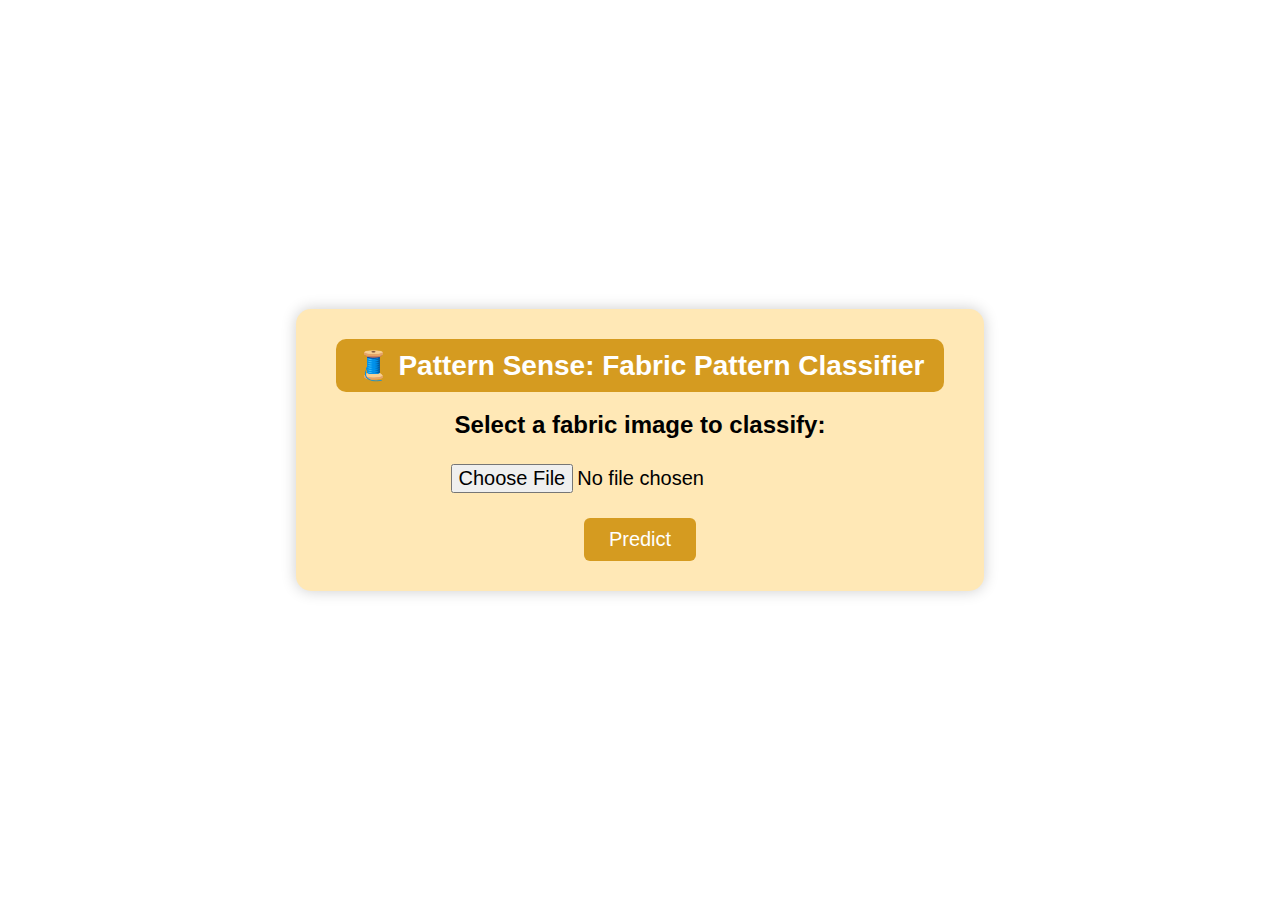
<file: app/templates/index.html>
<!DOCTYPE html>
<html>
<head>
    <title>Pattern Sense - Fabric Pattern Classifier</title>
    <style>
        body {
            font-family: Arial, sans-serif;
            margin: 0;
            height: 100vh;
            display: flex;
            justify-content: center;
            align-items: center;
            background-image: url("https://img.freepik.com/free-vector/gradient-golden-linear-background-with-abstract-transparent-waves_23-2148948421.jpg");
            background-size: cover;
            background-repeat: no-repeat;
            background-position: center;
        }

        .main-box {
            background-color: rgb(255, 232, 182);
            padding: 30px 40px;
            border-radius: 15px;
            box-shadow: 0 0 15px rgba(0, 0, 0, 0.2);
            text-align: center;
        }

        h1 {
            color: white;
            background-color: hwb(41 0% 20% / 0.824);
            padding: 10px 20px;
            border-radius: 10px;
            font-size: 28px;
            margin-top: 0;
        }

        label {
            font-size: 24px;
            font-weight: bold;
            margin-bottom: 20px;
            display: block;
        }

        input[type="file"] {
            font-size: 20px;
            padding: 5px;
        }

        button {
            font-size: 20px;
            padding: 10px 25px;
            border-radius: 6px;
            background-color: hwb(41 0% 20% / 0.824);
            color: white;
            border: none;
            cursor: pointer;
        }

        button:hover {
            background-color: #0b7dda;
        }

        .file-input {
            display: flex;
            justify-content: center;
            align-items: center;
            margin-bottom: 20px;
        }
    </style>
</head>
<body>
    <div class="main-box">
        <h1>🧵 Pattern Sense: Fabric Pattern Classifier</h1>
        <form action="/predict" method="post" enctype="multipart/form-data">
            <label>Select a fabric image to classify:</label>
            <div class="file-input">
                <input type="file" name="file" accept="image/*" required>
            </div>
            <button type="submit">Predict</button>
        </form>
    </div>
</body>
</html>
</file>
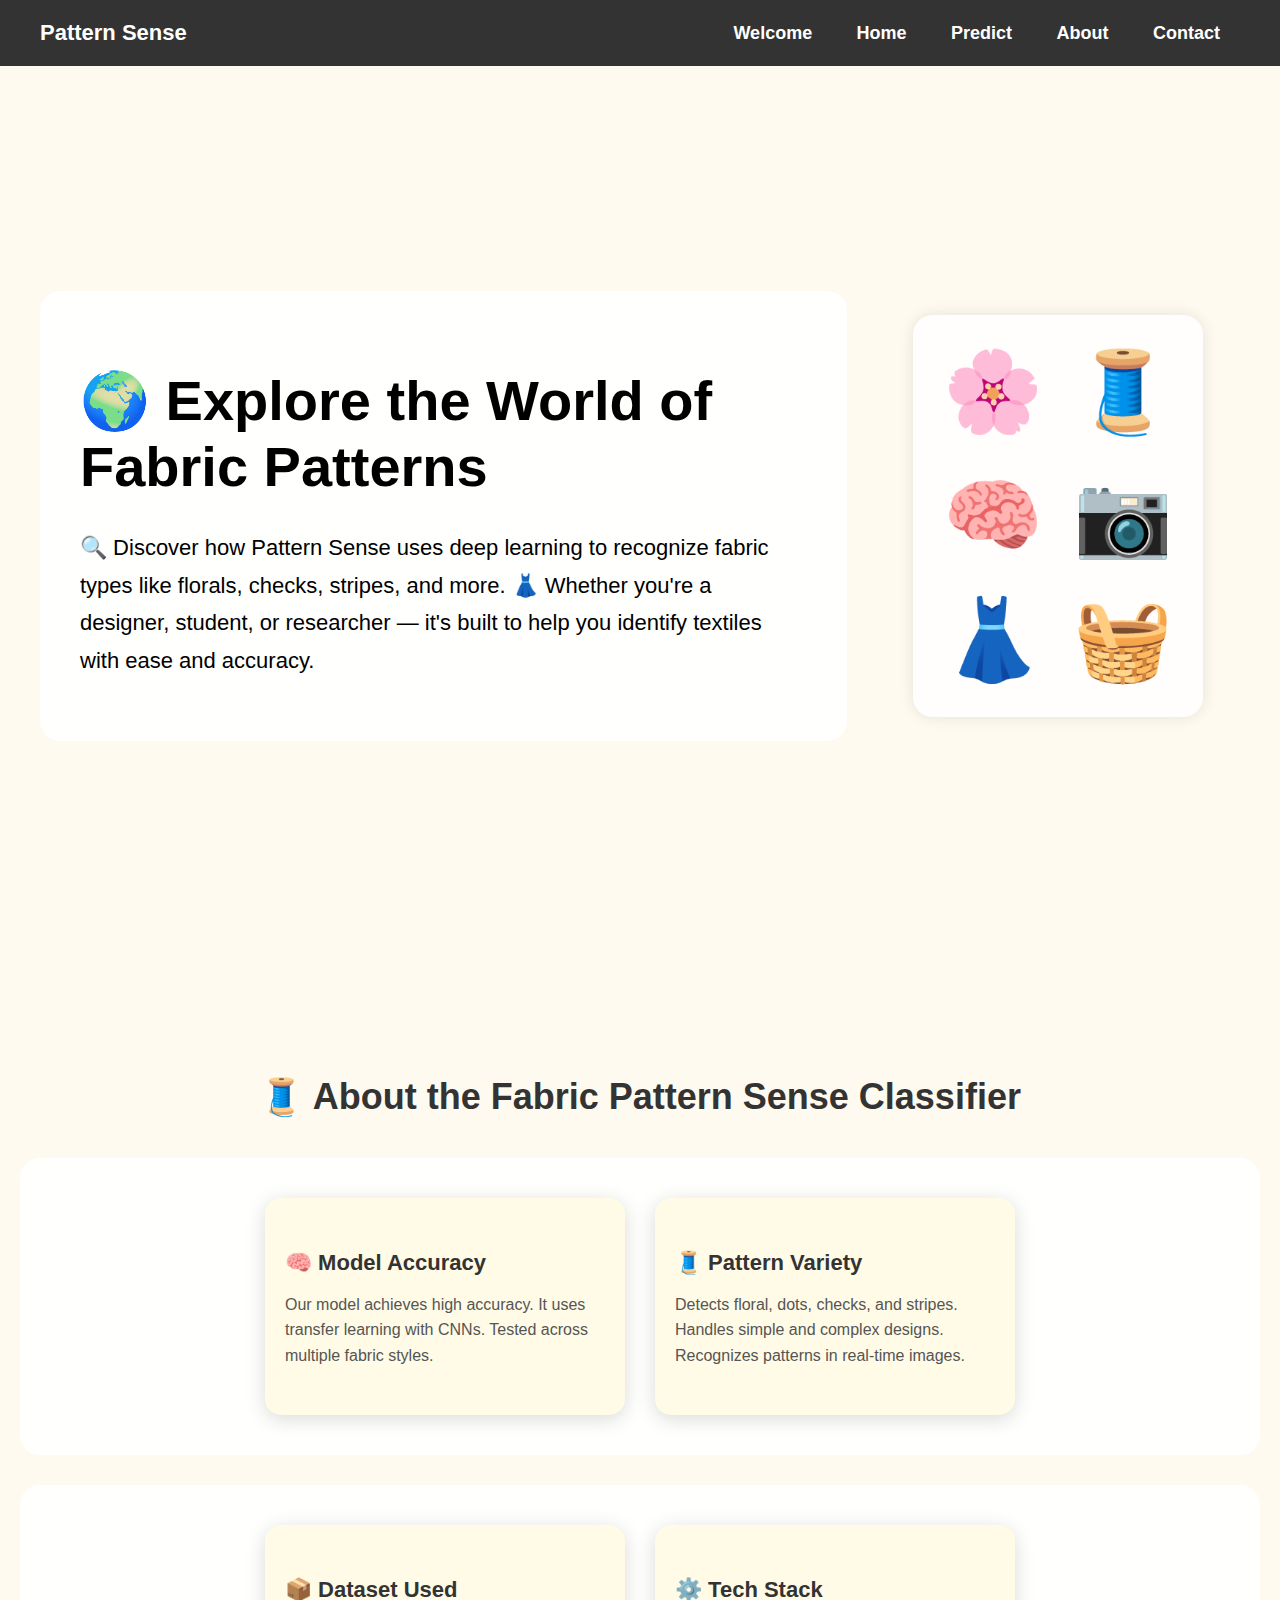
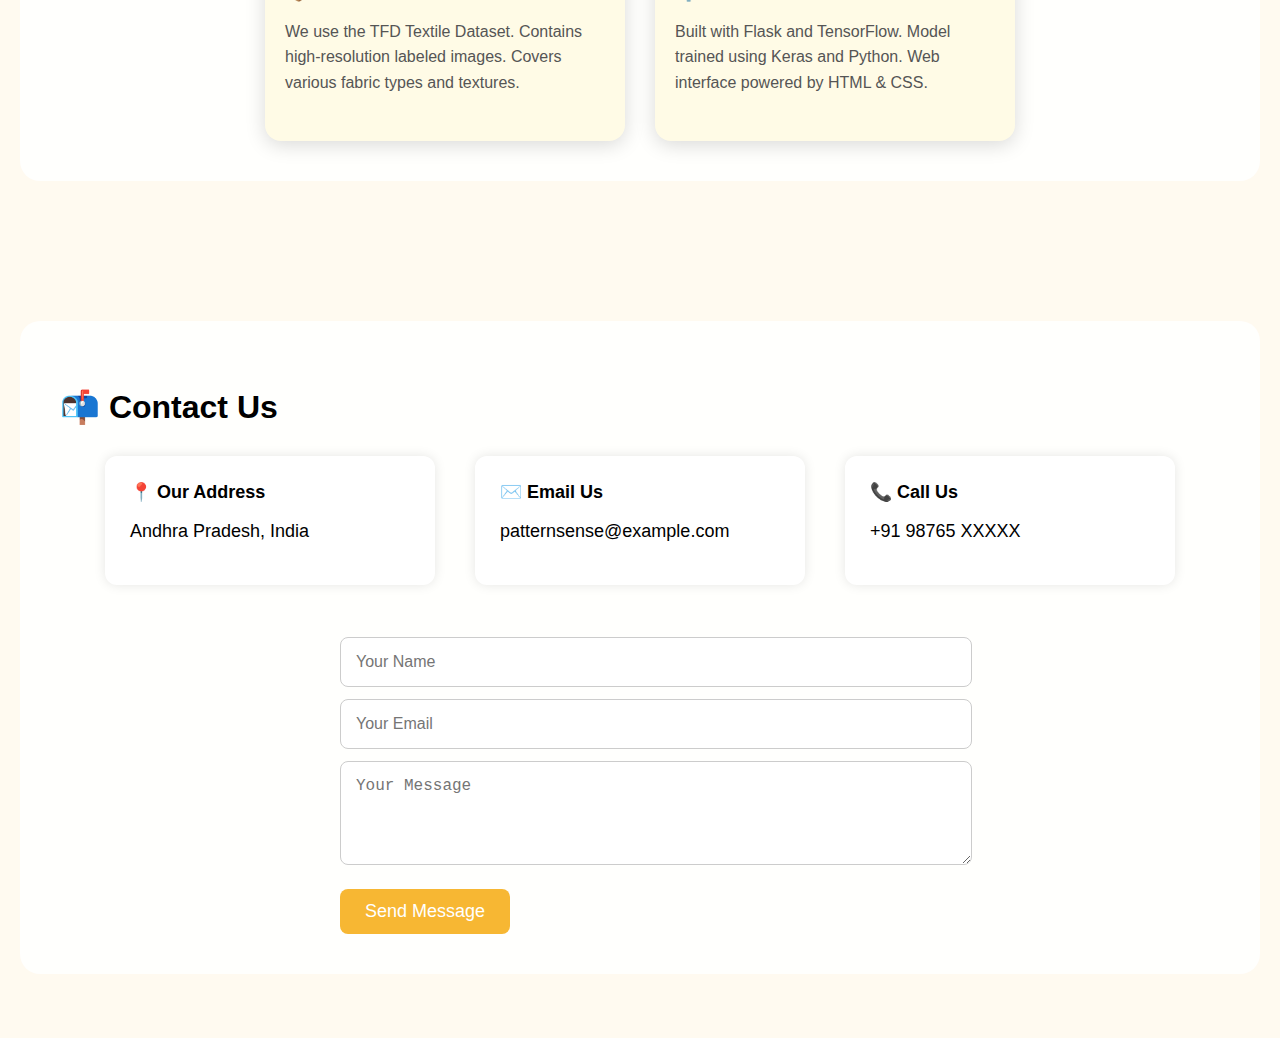
<file: app/templates/home.html>
<!DOCTYPE html>
<html lang="en">
<head>
    <meta charset="UTF-8">
    <title>Pattern Sense - Home</title>
    <style>
        body {
            font-family: 'Segoe UI', Tahoma, Geneva, Verdana, sans-serif;
            margin: 0;
            padding: 0;
            background: #fffaf0;
        }

        nav {
            background-color: #333;
            padding: 20px 40px;
            display: flex;
            justify-content: space-between;
            align-items: center;
            color: white;
        }

        nav a {
            color: white;
            margin: 0 20px;
            text-decoration: none;
            font-weight: bold;
            font-size: 18px;
        }

        nav a:hover {
            text-decoration: underline;
        }

        .hero {
            position: relative;
            background-image: url("https://img.freepik.com/premium-photo/3d-rendering-flowing-pink-yellow-silklike-fabric-fabric-is-arranged-wavelike-pattern-against-pale-yellow-background_1209158-34287.jpg");
            background-size: cover;
            background-position: center;
            height: 100vh;
            display: flex;
            justify-content: center;
            align-items: center;
        }

        .hero-text {
            max-width: 1000px;
            width: 90%;
            background-color: rgba(255, 255, 255, 0.85);
            padding: 60px 40px;
            border-radius: 20px;
            box-shadow: 0 6px 25px rgba(0, 0, 0, 0.25);
            text-align: center;
        }

        .hero-text h1 {
            font-size: 56px;
            color: black;
            margin-bottom: 30px;
        }

        .hero-text p {
            font-size: 22px;
            color: black;
            line-height: 1.7;
        }

        .cards {
            display: flex;
            justify-content: center;
            flex-wrap: wrap;
            gap: 30px;
            padding: 40px 20px;
        }

        .card {
            background-color: #fffbe6;
            border-radius: 16px;
            padding: 30px 20px;
            width: 320px;
            box-shadow: 0 4px 20px rgba(0, 0, 0, 0.15);
            text-align: left;
        }

        .card h3 {
            font-size: 22px;
            color: #333;
            margin-bottom: 12px;
        }

        .card p {
            font-size: 16px;
            line-height: 1.6;
            color: #555;
        }

        .contact-section h2 {
            font-size: 32px;
            margin-bottom: 30px;
        }

        .contact-boxes {
            display: flex;
            justify-content: center;
            flex-wrap: wrap;
            gap: 40px;
            margin-bottom: 40px;
        }

        .contact-box {
            background-color: white;
            padding: 25px;
            border-radius: 12px;
            width: 280px;
            box-shadow: 0 0 12px rgba(0,0,0,0.1);
            font-size: 18px;
        }

        form {
            margin-top: 40px;
            max-width: 600px;
            margin-left: auto;
            margin-right: auto;
        }

        input, textarea {
            width: 100%;
            padding: 15px;
            margin-top: 12px;
            border: 1px solid #ccc;
            border-radius: 8px;
            font-size: 16px;
        }

        button {
            margin-top: 20px;
            padding: 12px 25px;
            background-color: #f7b733;
            color: white;
            border: none;
            border-radius: 8px;
            font-size: 18px;
            cursor: pointer;
        }

        button:hover {
            background-color: #e9a700;
        }
    </style>
</head>
<body>

<nav>
    <div><strong style="font-size: 22px;">Pattern Sense</strong></div>
    <div>
        <a href="/">Welcome</a>
        <a href="/home">Home</a>
        <a href="/upload">Predict</a>
        <a href="#about">About</a>
        <a href="#contact">Contact</a>
    </div>
</nav>

<!-- Hero Section -->
<div class="hero-split" style="display: flex; justify-content: space-between; align-items: center; background-image: url('https://img.freepik.com/premium-photo/3d-rendering-flowing-pink-yellow-silklike-fabric-fabric-is-arranged-wavelike-pattern-against-pale-yellow-background_1209158-34287.jpg'); background-size: cover; background-position: center; height: 100vh; padding: 60px 40px; box-sizing: border-box;">
    
    <!-- Left Content -->
    <div class="hero-left" style="flex: 1; background-color: rgba(255, 255, 255, 0.85); padding: 40px; border-radius: 20px; margin-right: 30px;">
        <h1 style="font-size: 56px; color: black; margin-bottom: 30px;">🌍 Explore the World of Fabric Patterns</h1>
        <p style="font-size: 22px; color: black; line-height: 1.7;">
            🔍 Discover how Pattern Sense uses deep learning to recognize fabric types like florals, checks, stripes, and more.  
            👗 Whether you're a designer, student, or researcher — it's built to help you identify textiles with ease and accuracy.
        </p>
    </div>
    
    <!-- Right Emojis -->
    <div class="hero-right" style="flex: 0.5; display: flex; justify-content: center; align-items: center;">
        <div class="emoji-box" style="background-color: rgba(255, 255, 255, 0.8); padding: 30px; border-radius: 20px; box-shadow: 0 0 15px rgba(0,0,0,0.1);">
            <div class="emoji-grid" style="display: grid; grid-template-columns: repeat(2, 100px); gap: 30px; font-size: 5rem; text-align: center;">
                <span title="Floral Pattern">🌸</span>
                <span title="Thread / Fabric Design">🧵</span>
                <span title="Artificial Intelligence">🧠</span>
                <span title="Camera for Scanning">📷</span>
                <span title="Dress / Fashion Output">👗</span>
                <span title="Fabric Dataset Samples">🧺</span>
            </div>
        </div>
    </div>
</div>

<!-- About Section -->
<div id="about" style="background-image: url('https://images.unsplash.com/photo-1612197523746-c4292b9306e4'); background-size: cover; background-position: center; padding: 80px 20px;">
    
    <h2 style="text-align:center; font-size: 36px; color: #333; margin-bottom: 40px;">
        🧵 About the Fabric Pattern Sense Classifier
    </h2>

    <div class="cards" style="background-color: rgba(255, 255, 255, 0.85); padding: 40px; border-radius: 20px;">
        <div class="card">
            <h3>🧠 Model Accuracy</h3>
            <p>Our model achieves high accuracy.  
            It uses transfer learning with CNNs.  
            Tested across multiple fabric styles.</p>
        </div>
        <div class="card">
            <h3>🧵 Pattern Variety</h3>
            <p>Detects floral, dots, checks, and stripes.  
            Handles simple and complex designs.  
            Recognizes patterns in real-time images.</p>
        </div>
    </div>

    <div class="cards" style="background-color: rgba(255, 255, 255, 0.85); padding: 40px; margin-top: 30px; border-radius: 20px;">
        <div class="card">
            <h3>📦 Dataset Used</h3>
            <p>We use the TFD Textile Dataset.  
            Contains high-resolution labeled images.  
            Covers various fabric types and textures.</p>
        </div>
        <div class="card">
            <h3>⚙️ Tech Stack</h3>
            <p>Built with Flask and TensorFlow.  
            Model trained using Keras and Python.  
            Web interface powered by HTML & CSS.</p>
        </div>
    </div>
</div>

<!-- Contact Section -->
<div class="contact-section" id="contact" style="background-image: url('https://img.freepik.com/free-photo/soft-textile-background-beige-color_23-2148721171.jpg'); background-size: cover; background-position: center; padding: 60px 20px;">
    <div style="background-color: rgba(255, 255, 255, 0.85); padding: 40px; border-radius: 20px;">
        <h2>📬 Contact Us</h2>
        <div class="contact-boxes">
            <div class="contact-box">
                <strong>📍 Our Address</strong>
                <p>Andhra Pradesh, India</p>
            </div>
            <div class="contact-box">
                <strong>✉️ Email Us</strong>
                <p>patternsense@example.com</p>
            </div>
            <div class="contact-box">
                <strong>📞 Call Us</strong>
                <p>+91 98765 XXXXX</p>
            </div>
        </div>

        <form>
            <input type="text" placeholder="Your Name" required>
            <input type="email" placeholder="Your Email" required>
            <textarea placeholder="Your Message" rows="4" required></textarea>
            <button type="submit">Send Message</button>
        </form>
    </div>
</div>

</body>
</html>
</file>
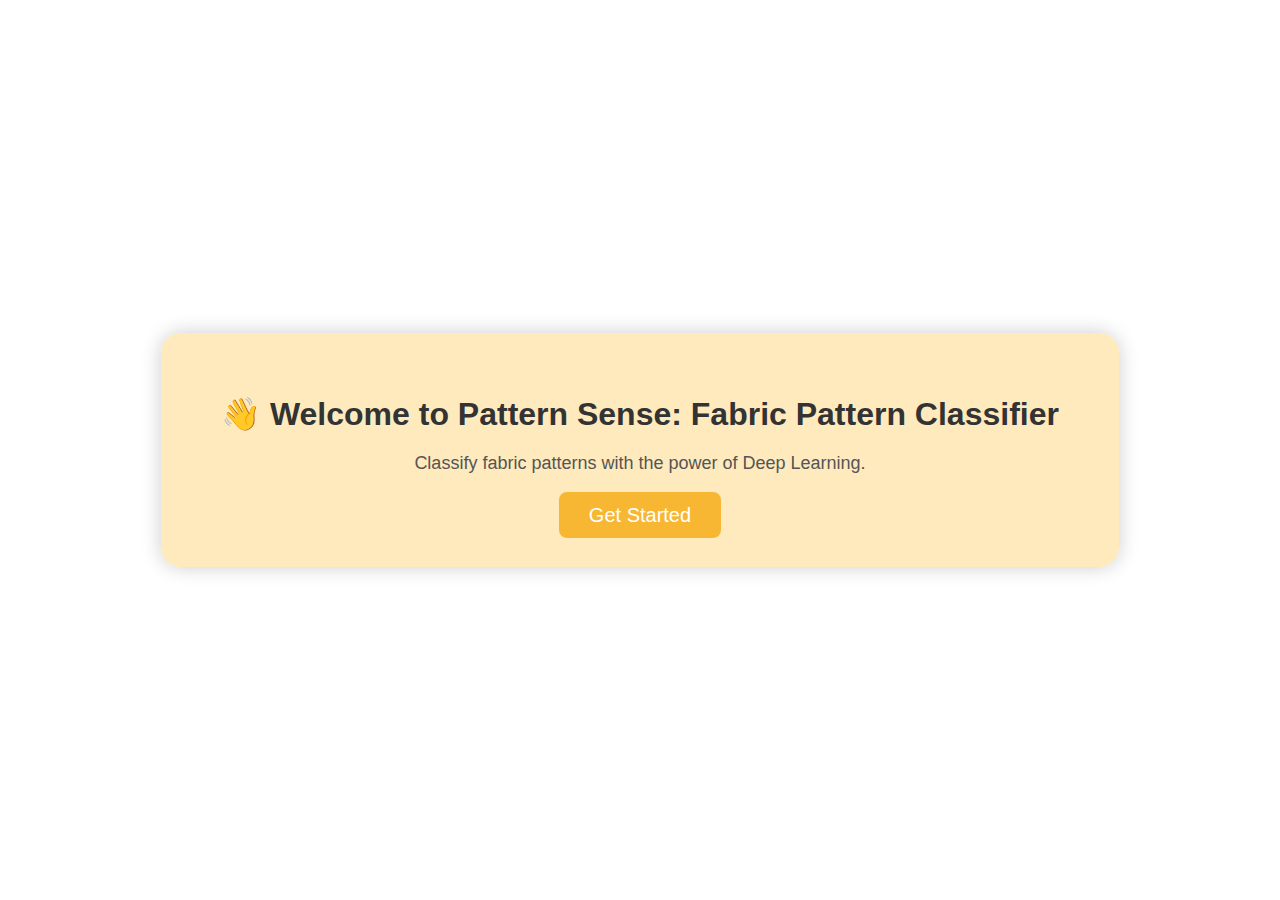
<file: app/templates/welcome.html>
<!-- welcome.html -->
<!DOCTYPE html>
<html>
<head>
    <title>Welcome - Pattern Sense</title>
    <style>
        body {
            font-family: Arial, sans-serif;
            text-align: center;
            margin: 0;
            padding: 0;
            background-image: url("https://www.fabvoguestudio.com/cdn/shop/files/pr-pg-0-ta08303p-110-morden-classic-yellow-sunflower-digital-printed-fabric-pure-georgette-1.jpg?v=1687254358&width=1080");
            background-size: cover;
            background-repeat: no-repeat;
            background-position: center;
            height: 100vh;
            display: flex;
            justify-content: center;
            align-items: center;
        }

        .main-box {
            background-color: rgba(255, 232, 182, 0.9);
            padding: 40px 60px;
            border-radius: 20px;
            box-shadow: 0 0 20px rgba(0,0,0,0.2);
        }

        h1 {
            font-size: 32px;
            margin-bottom: 20px;
            color: #333;
        }

        p {
            font-size: 18px;
            color: #555;
            margin-bottom: 30px;
        }

        .start-button {
            font-size: 20px;
            padding: 12px 30px;
            background-color: #f7b733;
            color: white;
            border: none;
            border-radius: 8px;
            text-decoration: none;
            cursor: pointer;
        }

        .start-button:hover {
            background-color: #f29100;
        }
    </style>
</head>
<body>
    <div class="main-box">
        <h1>👋 Welcome to Pattern Sense: Fabric Pattern Classifier</h1>
        <p>Classify fabric patterns with the power of Deep Learning.</p>
        <a href="/home" class="start-button">Get Started</a>
    </div>
</body>
</html>
</file>
